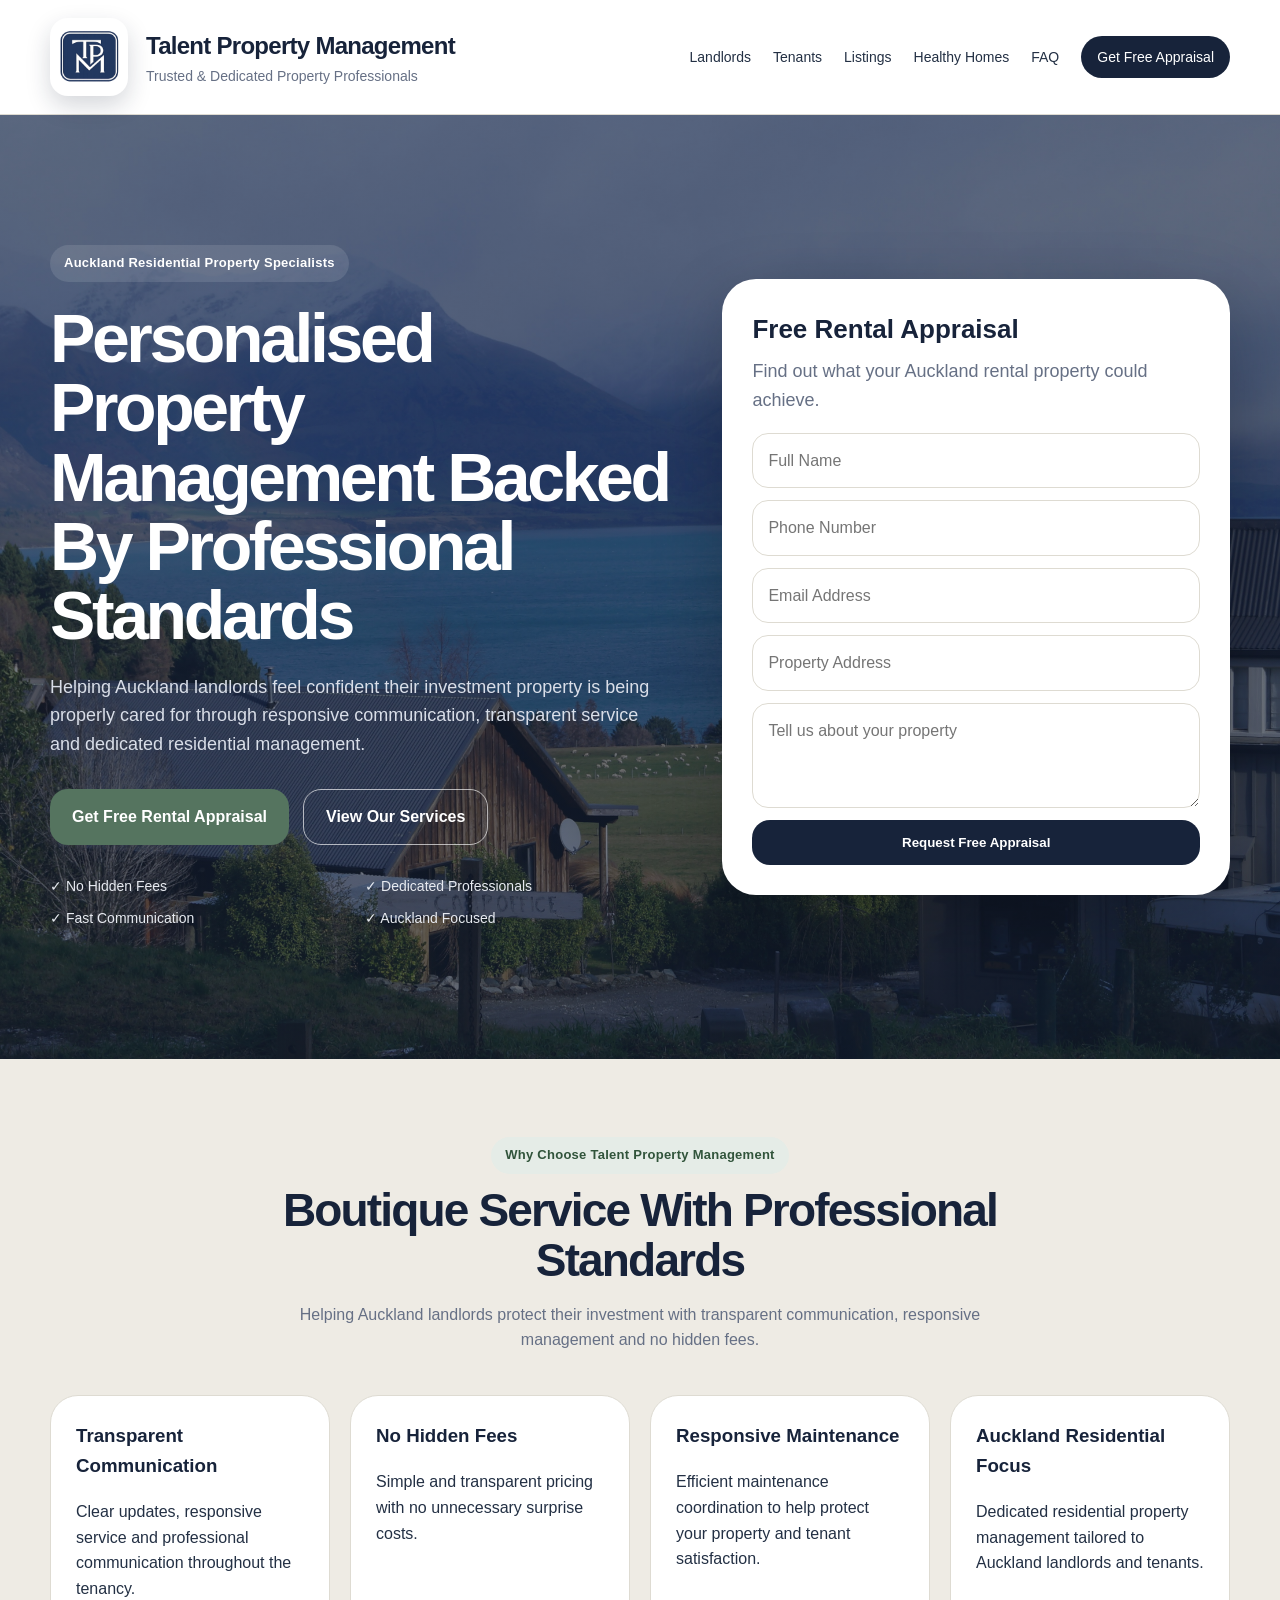
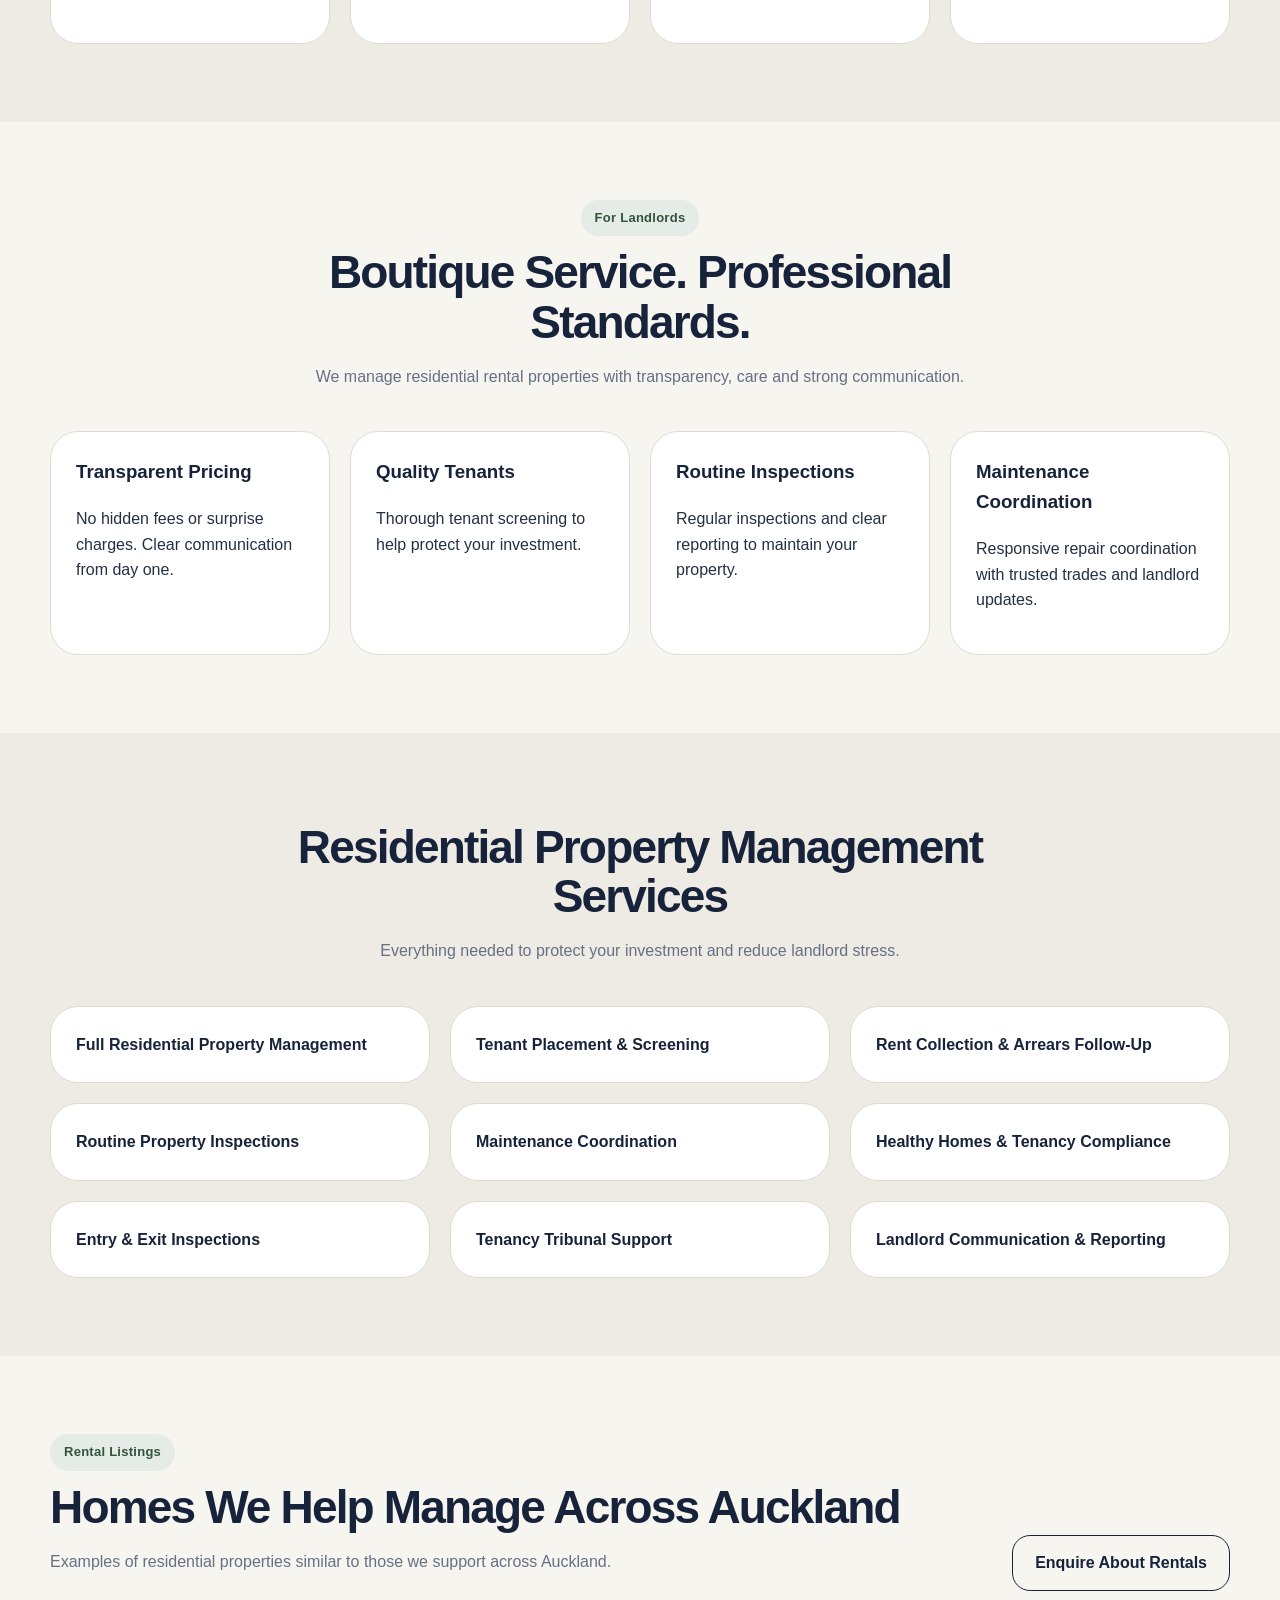
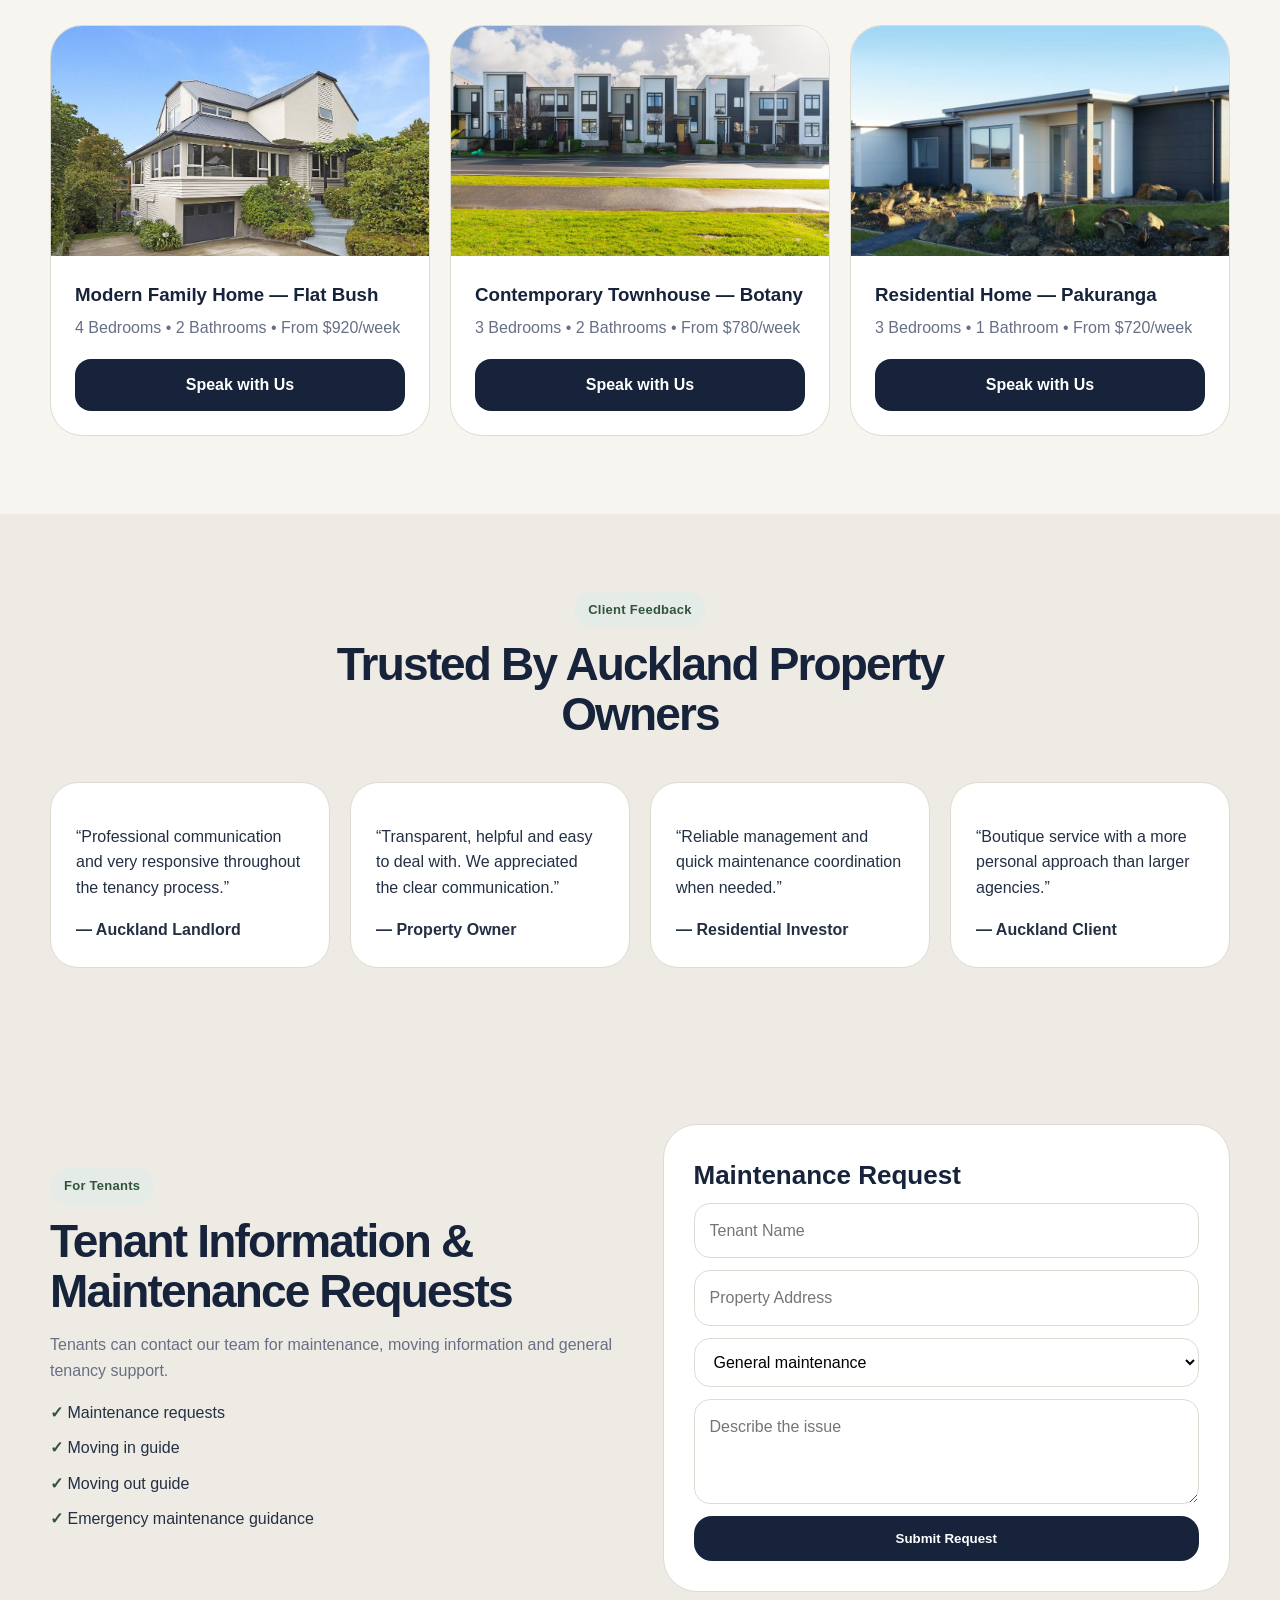
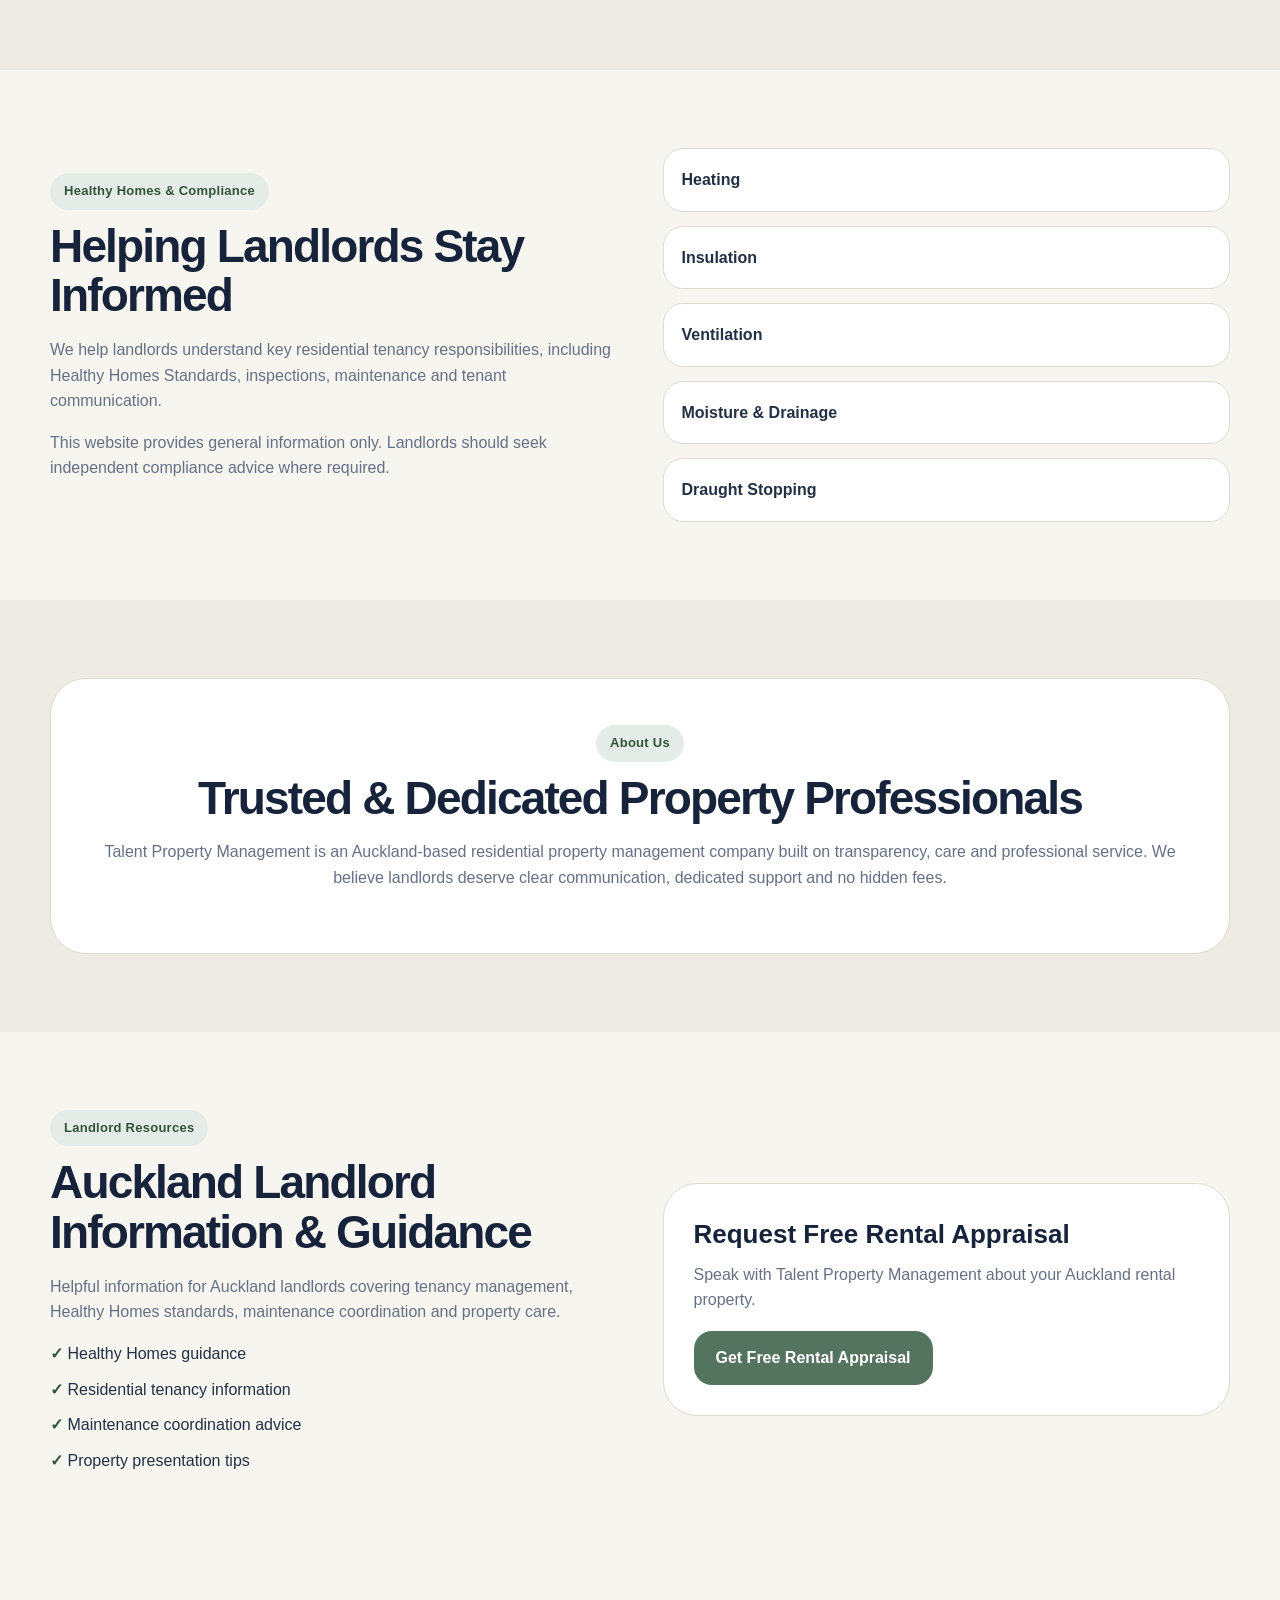
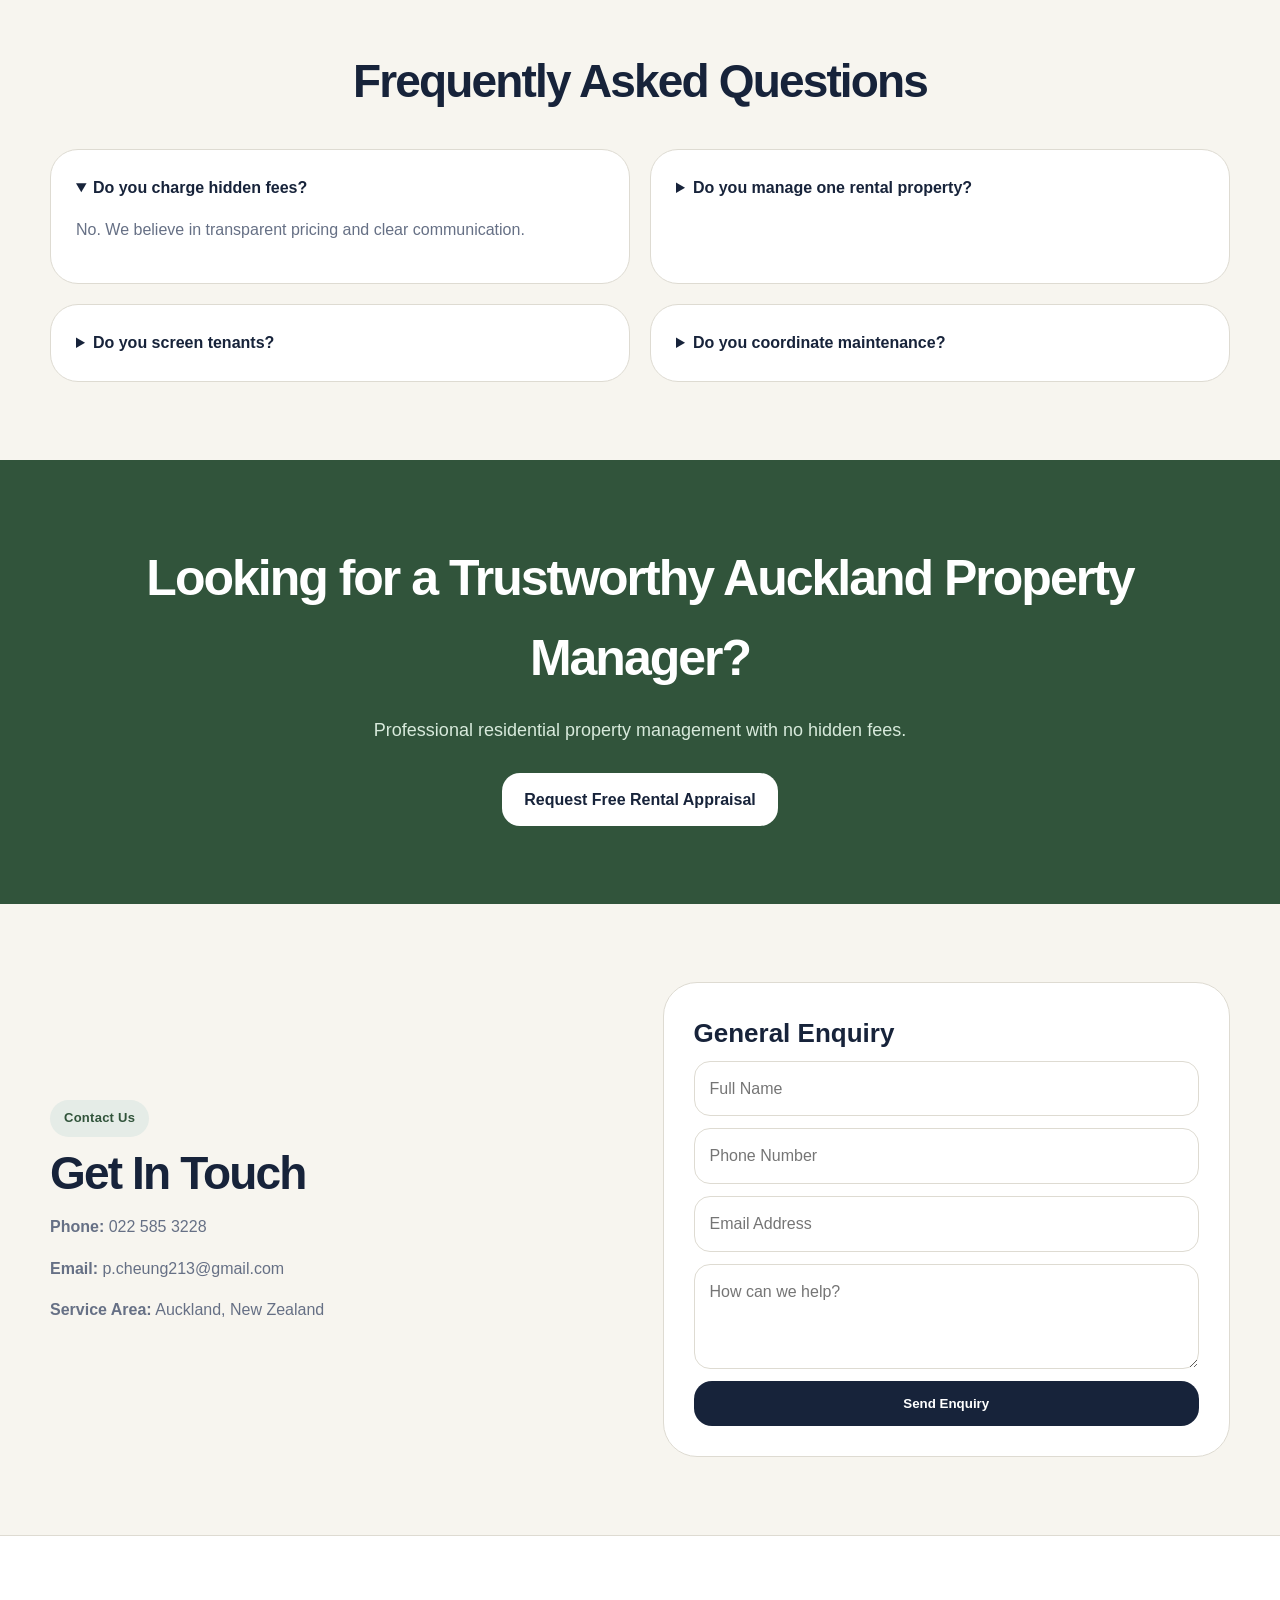
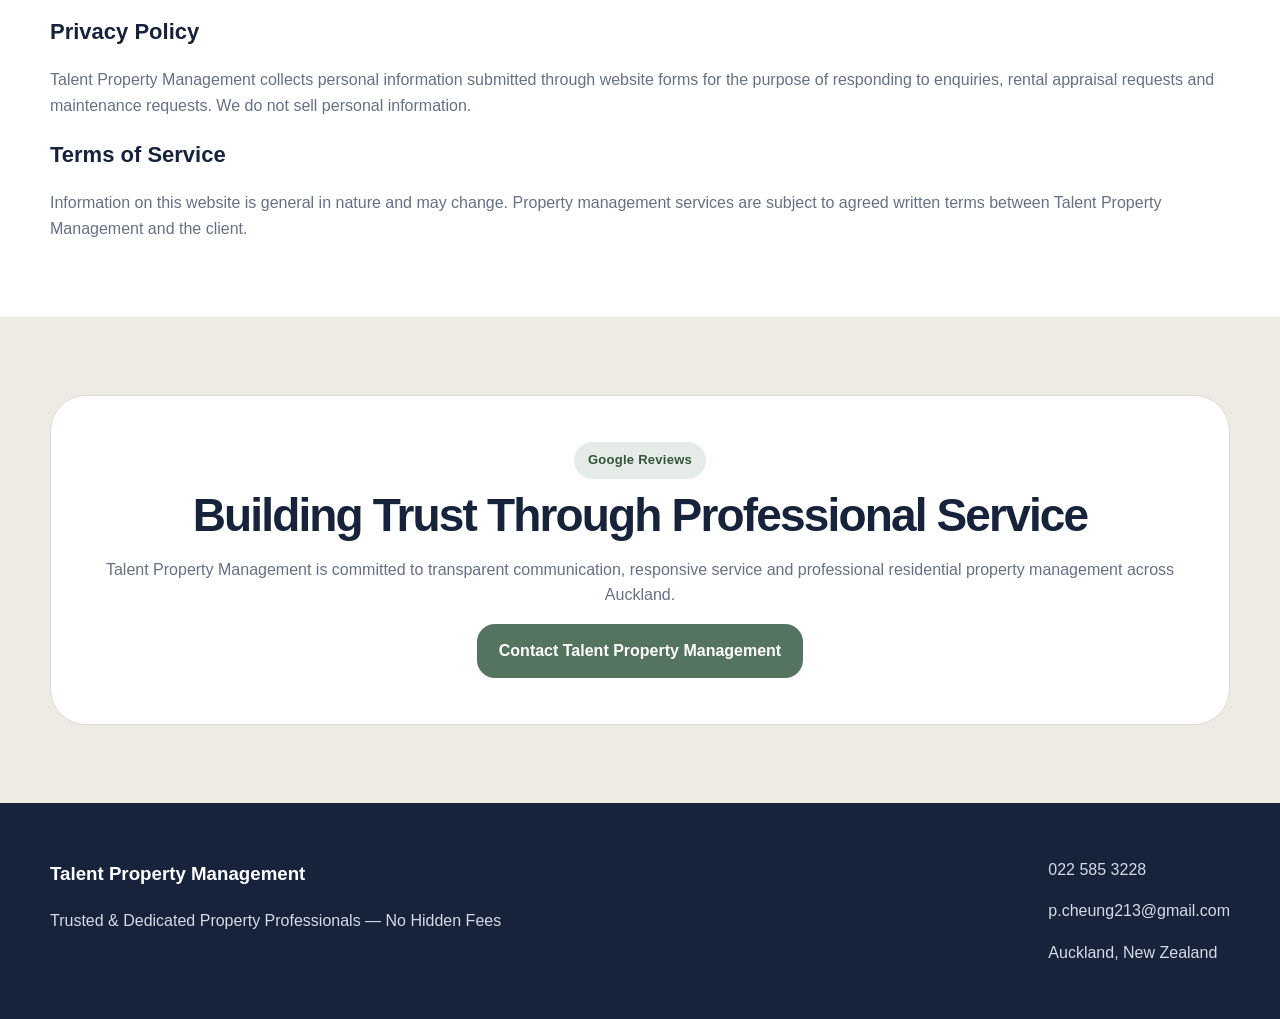
<file: index.html>
<!DOCTYPE html>
<html lang="en-NZ">
<head>
  <meta charset="UTF-8" />
  <meta name="viewport" content="width=device-width, initial-scale=1.0" />
  <title>Talent Property Management | Auckland Residential Property Management</title>
  <meta name="description" content="Talent Property Management offers boutique, trustworthy and professional residential property management in Auckland with no hidden fees." />
  <meta name="keywords" content="Auckland property management, residential property management Auckland, property managers Auckland, rental management Auckland, landlord services Auckland" />
  <link rel="stylesheet" href="style.css" />
</head>
<body>
  <header class="site-header">
    <div class="container nav">
      <div class="brand">
        <img src="logo.png" alt="Talent Property Management Logo" class="logo-image">
        <div>
          <h1>Talent Property Management</h1>
          <p>Trusted & Dedicated Property Professionals</p>
        </div>
      </div>
      <nav>
        <a href="#landlords">Landlords</a>
        <a href="#tenants">Tenants</a>
        <a href="#listings">Listings</a>
        <a href="#healthy-homes">Healthy Homes</a>
        <a href="#faq">FAQ</a>
        <a href="#appraisal" class="nav-button">Get Free Appraisal</a>
      </nav>
    </div>
  </header>

  <main>
    <section class="hero">
      <div class="container hero-grid">
        <div class="hero-copy">
          <span class="eyebrow">Auckland Residential Property Specialists</span>
          <h2>Personalised Property Management Backed By Professional Standards</h2>
          <p>Helping Auckland landlords feel confident their investment property is being properly cared for through responsive communication, transparent service and dedicated residential management.</p>
          <div class="hero-actions">
            <a class="primary-btn" href="#appraisal">Get Free Rental Appraisal</a>
            <a class="secondary-btn" href="#landlords">View Our Services</a>
          </div>
          <div class="trust-grid">
            <span>✓ No Hidden Fees</span>
            <span>✓ Dedicated Professionals</span>
            <span>✓ Fast Communication</span>
            <span>✓ Auckland Focused</span>
          </div>
        </div>

        <div class="form-card" id="appraisal">
          <h3>Free Rental Appraisal</h3>
          <p>Find out what your Auckland rental property could achieve.</p>
          <form name="rental-appraisal" method="POST" data-netlify="true" action="/success.html">
            <input type="hidden" name="form-name" value="rental-appraisal">
            <input name="name" placeholder="Full Name" required />
            <input name="phone" placeholder="Phone Number" required />
            <input name="email" type="email" placeholder="Email Address" required />
            <input name="address" placeholder="Property Address" />
            <textarea name="message" placeholder="Tell us about your property"></textarea>
            <button type="submit">Request Free Appraisal</button>
          </form>
        </div>
      </div>
    </section>
  <section class="section muted">
  <div class="container">

    <div class="section-heading">
      <span class="eyebrow dark">Why Choose Talent Property Management</span>
      <h2>Boutique Service With Professional Standards</h2>
      <p>Helping Auckland landlords protect their investment with transparent communication, responsive management and no hidden fees.</p>
    </div>

    <div class="cards four">

      <article>
        <h3>Transparent Communication</h3>
        <p>Clear updates, responsive service and professional communication throughout the tenancy.</p>
      </article>

      <article>
        <h3>No Hidden Fees</h3>
        <p>Simple and transparent pricing with no unnecessary surprise costs.</p>
      </article>

      <article>
        <h3>Responsive Maintenance</h3>
        <p>Efficient maintenance coordination to help protect your property and tenant satisfaction.</p>
      </article>

      <article>
        <h3>Auckland Residential Focus</h3>
        <p>Dedicated residential property management tailored to Auckland landlords and tenants.</p>
      </article>

    </div>
  </div>
</section>
    <section class="section" id="landlords">
      <div class="container">
        <div class="section-heading">
          <span class="eyebrow dark">For Landlords</span>
          <h2>Boutique Service. Professional Standards.</h2>
          <p>We manage residential rental properties with transparency, care and strong communication.</p>
        </div>
        <div class="cards four">
          <article><h3>Transparent Pricing</h3><p>No hidden fees or surprise charges. Clear communication from day one.</p></article>
          <article><h3>Quality Tenants</h3><p>Thorough tenant screening to help protect your investment.</p></article>
          <article><h3>Routine Inspections</h3><p>Regular inspections and clear reporting to maintain your property.</p></article>
          <article><h3>Maintenance Coordination</h3><p>Responsive repair coordination with trusted trades and landlord updates.</p></article>
        </div>
      </div>
    </section>

    <section class="section muted">
      <div class="container">
        <div class="section-heading">
          <h2>Residential Property Management Services</h2>
          <p>Everything needed to protect your investment and reduce landlord stress.</p>
        </div>
        <div class="service-grid">
          <div>Full Residential Property Management</div>
          <div>Tenant Placement & Screening</div>
          <div>Rent Collection & Arrears Follow-Up</div>
          <div>Routine Property Inspections</div>
          <div>Maintenance Coordination</div>
          <div>Healthy Homes & Tenancy Compliance</div>
          <div>Entry & Exit Inspections</div>
          <div>Tenancy Tribunal Support</div>
          <div>Landlord Communication & Reporting</div>
        </div>
      </div>
    </section>

    <section class="section" id="listings">
      <div class="container">
        <div class="split-heading">
          <div>
            <span class="eyebrow dark">Rental Listings</span>
            <h2>Homes We Help Manage Across Auckland</h2>
            <p>Examples of residential properties similar to those we support across Auckland.</p>
          </div>
          <a class="outline-btn" href="#contact">Enquire About Rentals</a>
        </div>

        <div class="listing-grid">
          <article class="listing-card">
            <div class="listing-image">
  <img src="property1.jpg" alt="Residential Property">
</div>
            <div class="listing-content">
              <h3>Modern Family Home — Flat Bush</h3>
<p>4 Bedrooms • 2 Bathrooms • From $920/week</p>
              <a href="mailto:p.cheung213@gmail.com?subject=Rental Application - Modern Family Home">Speak with Us</a>
            </div>
          </article>
          <article class="listing-card">
            <div class="listing-image">
  <img src="property2.jpg" alt="Residential Property">
</div>
            <div class="listing-content">
              <h3>Contemporary Townhouse — Botany</h3>
<p>3 Bedrooms • 2 Bathrooms • From $780/week</p>
              <a href="mailto:p.cheung213@gmail.com?subject=Rental Application - Stylish Townhouse">Speak with Us</a>
            </div>
          </article>
          <article class="listing-card">
            <div class="listing-image">
  <img src="property3.jpg" alt="Residential Property">
</div>
            <div class="listing-content">
              <h3>Residential Home — Pakuranga</h3>
<p>3 Bedrooms • 1 Bathroom • From $720/week</p>
              <a href="mailto:p.cheung213@gmail.com?subject=Rental Application - Low Maintenance Unit">Speak with Us</a>
            </div>
          </article>
        </div>
      </div>
    </section>
    <section class="section muted">
  <div class="container">

    <div class="section-heading">
      <span class="eyebrow dark">Client Feedback</span>
      <h2>Trusted By Auckland Property Owners</h2>
    </div>

    <div class="cards four">

      <article>
        <p>“Professional communication and very responsive throughout the tenancy process.”</p>
        <strong>— Auckland Landlord</strong>
      </article>

      <article>
        <p>“Transparent, helpful and easy to deal with. We appreciated the clear communication.”</p>
        <strong>— Property Owner</strong>
      </article>

      <article>
        <p>“Reliable management and quick maintenance coordination when needed.”</p>
        <strong>— Residential Investor</strong>
      </article>

      <article>
        <p>“Boutique service with a more personal approach than larger agencies.”</p>
        <strong>— Auckland Client</strong>
      </article>

    </div>
  </div>
</section>
    <section class="section muted" id="tenants">
      <div class="container two-col">
        <div>
          <span class="eyebrow dark">For Tenants</span>
          <h2>Tenant Information & Maintenance Requests</h2>
          <p>Tenants can contact our team for maintenance, moving information and general tenancy support.</p>
          <ul class="check-list">
            <li>Maintenance requests</li>
            <li>Moving in guide</li>
            <li>Moving out guide</li>
            <li>Emergency maintenance guidance</li>
          </ul>
        </div>
        <div class="form-card light">
          <h3>Maintenance Request</h3>
          <form name="maintenance-request" method="POST" data-netlify="true" action="/success.html">
            <input type="hidden" name="form-name" value="maintenance-request">
            <input name="tenant-name" placeholder="Tenant Name" required />
            <input name="property-address" placeholder="Property Address" required />
            <select name="urgency">
              <option>General maintenance</option>
              <option>Urgent</option>
              <option>Emergency</option>
            </select>
            <textarea name="issue" placeholder="Describe the issue"></textarea>
            <button type="submit">Submit Request</button>
          </form>
        </div>
      </div>
    </section>

    <section class="section" id="healthy-homes">
      <div class="container two-col">
        <div>
          <span class="eyebrow dark">Healthy Homes & Compliance</span>
          <h2>Helping Landlords Stay Informed</h2>
          <p>We help landlords understand key residential tenancy responsibilities, including Healthy Homes Standards, inspections, maintenance and tenant communication.</p>
          <p class="small-note">This website provides general information only. Landlords should seek independent compliance advice where required.</p>
        </div>
        <div class="compliance-list">
          <div>Heating</div>
          <div>Insulation</div>
          <div>Ventilation</div>
          <div>Moisture & Drainage</div>
          <div>Draught Stopping</div>
        </div>
      </div>
    </section>

    <section class="section muted" id="about">
      <div class="container about-box">
        <span class="eyebrow dark">About Us</span>
        <h2>Trusted & Dedicated Property Professionals</h2>
        <p>Talent Property Management is an Auckland-based residential property management company built on transparency, care and professional service. We believe landlords deserve clear communication, dedicated support and no hidden fees.</p>
      </div>
    </section>
    <section class="section">
  <div class="container two-col">

    <div>
      <span class="eyebrow dark">Landlord Resources</span>
      <h2>Auckland Landlord Information & Guidance</h2>
      <p>Helpful information for Auckland landlords covering tenancy management, Healthy Homes standards, maintenance coordination and property care.</p>

      <ul class="check-list">
        <li>Healthy Homes guidance</li>
        <li>Residential tenancy information</li>
        <li>Maintenance coordination advice</li>
        <li>Property presentation tips</li>
      </ul>
    </div>

    <div class="form-card light">
      <h3>Request Free Rental Appraisal</h3>
      <p>Speak with Talent Property Management about your Auckland rental property.</p>

      <a class="primary-btn" href="#appraisal">
        Get Free Rental Appraisal
      </a>
    </div>

  </div>
</section>
    <section class="section" id="faq">
      <div class="container">
        <div class="section-heading">
          <h2>Frequently Asked Questions</h2>
        </div>
        <div class="faq-grid">
          <details open><summary>Do you charge hidden fees?</summary><p>No. We believe in transparent pricing and clear communication.</p></details>
          <details><summary>Do you manage one rental property?</summary><p>Yes. We work with single-property landlords and investors with multiple properties.</p></details>
          <details><summary>Do you screen tenants?</summary><p>Yes. We can assist with tenant screening, reference checking and tenancy setup.</p></details>
          <details><summary>Do you coordinate maintenance?</summary><p>Yes. We coordinate maintenance requests and keep landlords informed.</p></details>
        </div>
      </div>
    </section>

    <section class="cta">
      <div class="container">
        <h2>Looking for a Trustworthy Auckland Property Manager?</h2>
        <p>Professional residential property management with no hidden fees.</p>
        <a class="primary-btn light-btn" href="#appraisal">Request Free Rental Appraisal</a>
      </div>
    </section>

    <section class="section" id="contact">
      <div class="container two-col">
        <div>
          <span class="eyebrow dark">Contact Us</span>
          <h2>Get In Touch</h2>
          <p><strong>Phone:</strong> <a href="tel:0225853228">022 585 3228</a></p>
          <p><strong>Email:</strong> <a href="mailto:p.cheung213@gmail.com">p.cheung213@gmail.com</a></p>
          <p><strong>Service Area:</strong> Auckland, New Zealand</p>
        </div>
        <div class="form-card light">
          <h3>General Enquiry</h3>
          <form name="general-enquiry" method="POST" data-netlify="true" action="/success.html">
            <input type="hidden" name="form-name" value="general-enquiry">
            <input name="name" placeholder="Full Name" required />
            <input name="phone" placeholder="Phone Number" />
            <input name="email" type="email" placeholder="Email Address" required />
            <textarea name="message" placeholder="How can we help?"></textarea>
            <button type="submit">Send Enquiry</button>
          </form>
        </div>
      </div>
    </section>

    <section class="legal">
      <div class="container">
        <h2>Privacy Policy</h2>
        <p>Talent Property Management collects personal information submitted through website forms for the purpose of responding to enquiries, rental appraisal requests and maintenance requests. We do not sell personal information.</p>
        <h2>Terms of Service</h2>
        <p>Information on this website is general in nature and may change. Property management services are subject to agreed written terms between Talent Property Management and the client.</p>
      </div>
    </section>
  </main>
 <section class="section muted">
  <div class="container about-box">

    <span class="eyebrow dark">Google Reviews</span>
    <h2>Building Trust Through Professional Service</h2>

    <p>Talent Property Management is committed to transparent communication, responsive service and professional residential property management across Auckland.</p>

    <a class="primary-btn" href="#contact">
      Contact Talent Property Management
    </a>

  </div>
</section>
  <footer>
    <div class="container footer-grid">
      <div>
        <h3>Talent Property Management</h3>
        <p>Trusted & Dedicated Property Professionals — No Hidden Fees</p>
      </div>
      <div>
        <p><a href="tel:0225853228">022 585 3228</a></p>
        <p><a href="mailto:p.cheung213@gmail.com">p.cheung213@gmail.com</a></p>
        <p>Auckland, New Zealand</p>
      </div>
    </div>
  </footer>
</body>
</html>
</file>
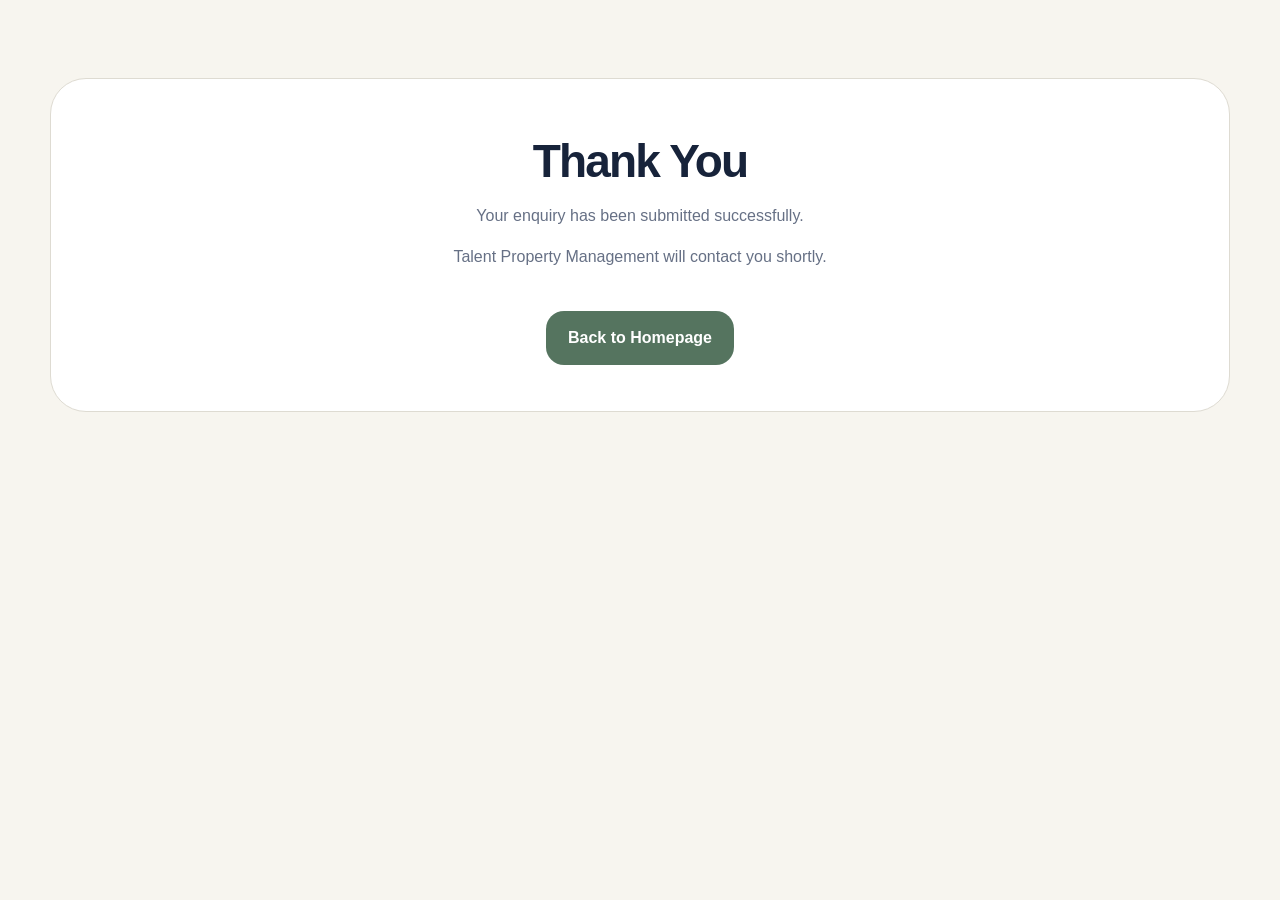
<file: success.html>
<!DOCTYPE html>
<html lang="en-NZ">
<head>
  <meta charset="UTF-8">
  <meta name="viewport" content="width=device-width, initial-scale=1.0">
   <title>Thank You | Talent Property Management</title>
  <link rel="stylesheet" href="style.css">
</head>
<body>

<section class="section">
  <div class="container about-box">
    <h2>Thank You</h2>
    <p>Your enquiry has been submitted successfully.</p>
    <p>Talent Property Management will contact you shortly.</p>

    <br>

    <a class="primary-btn" href="/">
      Back to Homepage
    </a>
  </div>
</section>

</body>
</html>
</file>
<file: style.css>
:root {
  --navy: #17233a;
  --navy-soft: #243755;
  --green: #55745f;
  --green-dark: #31543b;
  --cream: #f7f5ef;
  --stone: #eeebe4;
  --text: #233044;
  --muted: #667085;
  --white: #ffffff;
  --border: #dedbd2;
}

* { box-sizing: border-box; }

html { scroll-behavior: smooth; }

body {
  margin: 0;
  font-family: Arial, Helvetica, sans-serif;
  color: var(--text);
  background: var(--cream);
  line-height: 1.6;
}

a { color: inherit; text-decoration: none; }

.container {
  width: min(1180px, calc(100% - 40px));
  margin: 0 auto;
}

.site-header {
  background: rgba(255,255,255,.96);
  backdrop-filter: blur(14px);
  border-bottom: 1px solid var(--border);
  position: sticky;
  top: 0;
  z-index: 10;
}

.nav {
  display: flex;
  align-items: center;
  justify-content: space-between;
  padding: 18px 0;
  gap: 30px;
}

.brand { display: flex; gap: 14px; align-items: center; }

.logo-mark {
  width: 54px;
  height: 54px;
  background: var(--navy);
  color: white;
  border-radius: 18px;
  display: grid;
  place-items: center;
  font-weight: 700;
  letter-spacing: .08em;
}

.brand h1 { font-size: 22px; margin: 0; color: var(--navy); }
.brand p { margin: 0; font-size: 13px; color: var(--muted); }

nav { display: flex; gap: 22px; align-items: center; font-size: 14px; }
.nav-button {
  background: var(--navy);
  color: white;
  padding: 10px 16px;
  border-radius: 999px;
}

.hero {
  background:
    linear-gradient(rgba(23,35,58,0.60), rgba(23,35,58,0.60)),
    url('/hero-house.jpg');

  background-size: cover;
  background-position: center;
  background-repeat: no-repeat;

  color: white;
  padding: 130px 0;
}

.hero-grid {
  display: grid;
  grid-template-columns: 1.1fr .9fr;
  gap: 52px;
  align-items: center;
}

.eyebrow {
  display: inline-block;
  background: rgba(255,255,255,.11);
  color: inherit;
  padding: 8px 14px;
  border-radius: 999px;
  font-size: 13px;
  font-weight: 700;
  letter-spacing: .02em;
}

.eyebrow.dark {
  background: #e5ece7;
  color: var(--green-dark);
}

.hero h2 {
  font-size: clamp(42px, 6vw, 68px);
  line-height: 1.02;
  margin: 22px 0;
  letter-spacing: -0.05em;
}

.hero p {
  color: #d9dee8;
  font-size: 18px;
  max-width: 620px;
}

.hero-actions {
  display: flex;
  gap: 14px;
  flex-wrap: wrap;
  margin: 30px 0;
}

.primary-btn, .secondary-btn, .outline-btn {
  display: inline-flex;
  align-items: center;
  justify-content: center;
  padding: 14px 22px;
  border-radius: 18px;
  font-weight: 700;
}

.primary-btn { background: var(--green); color: white; }
.secondary-btn { border: 1px solid rgba(255,255,255,.65); color: white; }
.outline-btn { border: 1px solid var(--navy); color: var(--navy); }

.trust-grid {
  display: grid;
  grid-template-columns: repeat(2, minmax(160px,1fr));
  gap: 10px;
  color: #e7eaf0;
  font-size: 14px;
}

.form-card {
  background: white;
  color: var(--text);
  padding: 30px;
  border-radius: 34px;
  box-shadow: 0 24px 70px rgba(0,0,0,.22);
}

.form-card.light { box-shadow: none; border: 1px solid var(--border); }

.form-card h3 { margin: 0 0 6px; font-size: 26px; color: var(--navy); }
.form-card p { color: var(--muted); margin: 0 0 18px; }

form { display: grid; gap: 12px; }

input, textarea, select {
  width: 100%;
  padding: 14px 15px;
  border: 1px solid var(--border);
  border-radius: 16px;
  font: inherit;
  background: white;
}

textarea { min-height: 105px; resize: vertical; }

button {
  border: 0;
  background: var(--navy);
  color: white;
  padding: 15px 18px;
  border-radius: 18px;
  font-weight: 700;
  cursor: pointer;
}

.section { padding: 78px 0; background: var(--cream); }
.section.muted { background: var(--stone); }

.section-heading {
  max-width: 760px;
  text-align: center;
  margin: 0 auto 42px;
}

.section-heading h2, .split-heading h2, .two-col h2, .about-box h2 {
  font-size: clamp(32px, 4vw, 46px);
  line-height: 1.08;
  margin: 12px 0;
  color: var(--navy);
  letter-spacing: -0.04em;
}

.section-heading p, .split-heading p, .two-col p, .about-box p { color: var(--muted); }

.cards, .service-grid, .listing-grid, .faq-grid {
  display: grid;
  gap: 20px;
}

.cards.four { grid-template-columns: repeat(4, 1fr); }

.cards article, .service-grid div, details {
  background: white;
  border: 1px solid var(--border);
  border-radius: 28px;
  padding: 25px;
}

.cards h3 { margin-top: 0; color: var(--navy); }

.service-grid { grid-template-columns: repeat(3, 1fr); }
.service-grid div { font-weight: 700; color: var(--navy); }

.split-heading {
  display: flex;
  justify-content: space-between;
  align-items: end;
  gap: 20px;
  margin-bottom: 34px;
}

.listing-grid { grid-template-columns: repeat(3, 1fr); }

.listing-card {
  background: white;
  border: 1px solid var(--border);
  border-radius: 32px;
  overflow: hidden;
}

.listing-image {
  height: 230px;
  overflow: hidden;
}

.listing-image img {
  width: 100%;
  height: 100%;
  object-fit: cover;
  display: block;
}

.listing-content { padding: 24px; }
.listing-content h3 { margin: 0; color: var(--navy); }
.listing-content p { color: var(--muted); margin: 6px 0 14px; }
.listing-content strong { display: block; font-size: 20px; margin-bottom: 4px; }
.listing-content span { display: block; color: var(--muted); font-size: 14px; }
.listing-content a {
  display: block;
  text-align: center;
  background: var(--navy);
  color: white;
  margin-top: 18px;
  padding: 13px;
  border-radius: 16px;
  font-weight: 700;
}

.two-col {
  display: grid;
  grid-template-columns: 1fr 1fr;
  gap: 45px;
  align-items: center;
}

.check-list { padding: 0; list-style: none; }
.check-list li { margin: 10px 0; }
.check-list li::before { content: "✓ "; color: var(--green-dark); font-weight: 700; }

.compliance-list {
  display: grid;
  gap: 14px;
}

.compliance-list div {
  background: white;
  border: 1px solid var(--border);
  border-radius: 20px;
  padding: 18px;
  font-weight: 700;
}

.about-box {
  background: white;
  border: 1px solid var(--border);
  border-radius: 36px;
  padding: 46px;
  text-align: center;
}

.faq-grid { grid-template-columns: 1fr 1fr; }
summary { cursor: pointer; font-weight: 700; color: var(--navy); }
details p { color: var(--muted); }

.cta {
  background: var(--green-dark);
  color: white;
  text-align: center;
  padding: 78px 0;
}

.cta h2 {
  font-size: clamp(32px,4vw,50px);
  margin: 0;
  letter-spacing: -0.04em;
}

.cta p { color: #d8eadc; font-size: 18px; }
.light-btn { background: white; color: var(--navy); margin-top: 10px; }

.legal {
  padding: 60px 0;
  background: white;
  border-top: 1px solid var(--border);
}

.legal h2 { color: var(--navy); font-size: 22px; }
.legal p { color: var(--muted); }

footer {
  background: var(--navy);
  color: white;
  padding: 38px 0;
}

.footer-grid {
  display: flex;
  justify-content: space-between;
  gap: 20px;
}

footer p { color: #d5dbe6; }

@media (max-width: 900px) {
  nav { display: none; }
  .hero-grid, .two-col { grid-template-columns: 1fr; }
  .cards.four, .service-grid, .listing-grid, .faq-grid { grid-template-columns: 1fr; }
  .split-heading, .footer-grid { flex-direction: column; align-items: start; }
  .hero { padding: 54px 0; }
  .form-card { padding: 22px; }
}
.logo-image {
  width: 78px;
  height: 78px;
  object-fit: contain;
  display: block;
  border-radius: 18px;
  box-shadow: 0 10px 25px rgba(23, 35, 58, 0.18);
}

.brand {
  gap: 18px;
}

.brand h1 {
  font-size: 24px;
  letter-spacing: -0.03em;
}

.brand p {
  font-size: 14px;
}
@media (max-width: 600px) {
  .container {
    width: min(100% - 28px, 1180px);
  }

  .site-header {
    position: sticky;
    top: 0;
  }

  .nav {
    padding: 10px 0;
    gap: 12px;
  }

  .logo-image {
    width: 44px;
    height: 44px;
    border-radius: 12px;
  }

  .brand {
    gap: 10px;
  }

  .brand h1 {
    font-size: 16px;
    line-height: 1.05;
  }

  .brand p {
    font-size: 11px;
    line-height: 1.2;
  }

  .hero {
    padding: 72px 0 48px;
    background-position: center;
  }

  .hero h2 {
    font-size: 38px;
    line-height: 1.05;
    letter-spacing: -0.04em;
  }

  .hero p {
    font-size: 16px;
  }

  .hero-actions {
    flex-direction: column;
  }

  .primary-btn,
  .secondary-btn,
  .outline-btn {
    width: 100%;
    padding: 15px 18px;
  }

  .trust-grid {
    grid-template-columns: 1fr;
  }

  .form-card {
    padding: 22px;
    border-radius: 26px;
  }

  .section {
    padding: 56px 0;
  }

  .section-heading {
    text-align: left;
  }

  .section-heading h2,
  .split-heading h2,
  .two-col h2,
  .about-box h2 {
    font-size: 32px;
  }

  .listing-image {
    height: 210px;
  }

  .about-box {
    padding: 30px 22px;
    text-align: left;
  }
}
</file>
